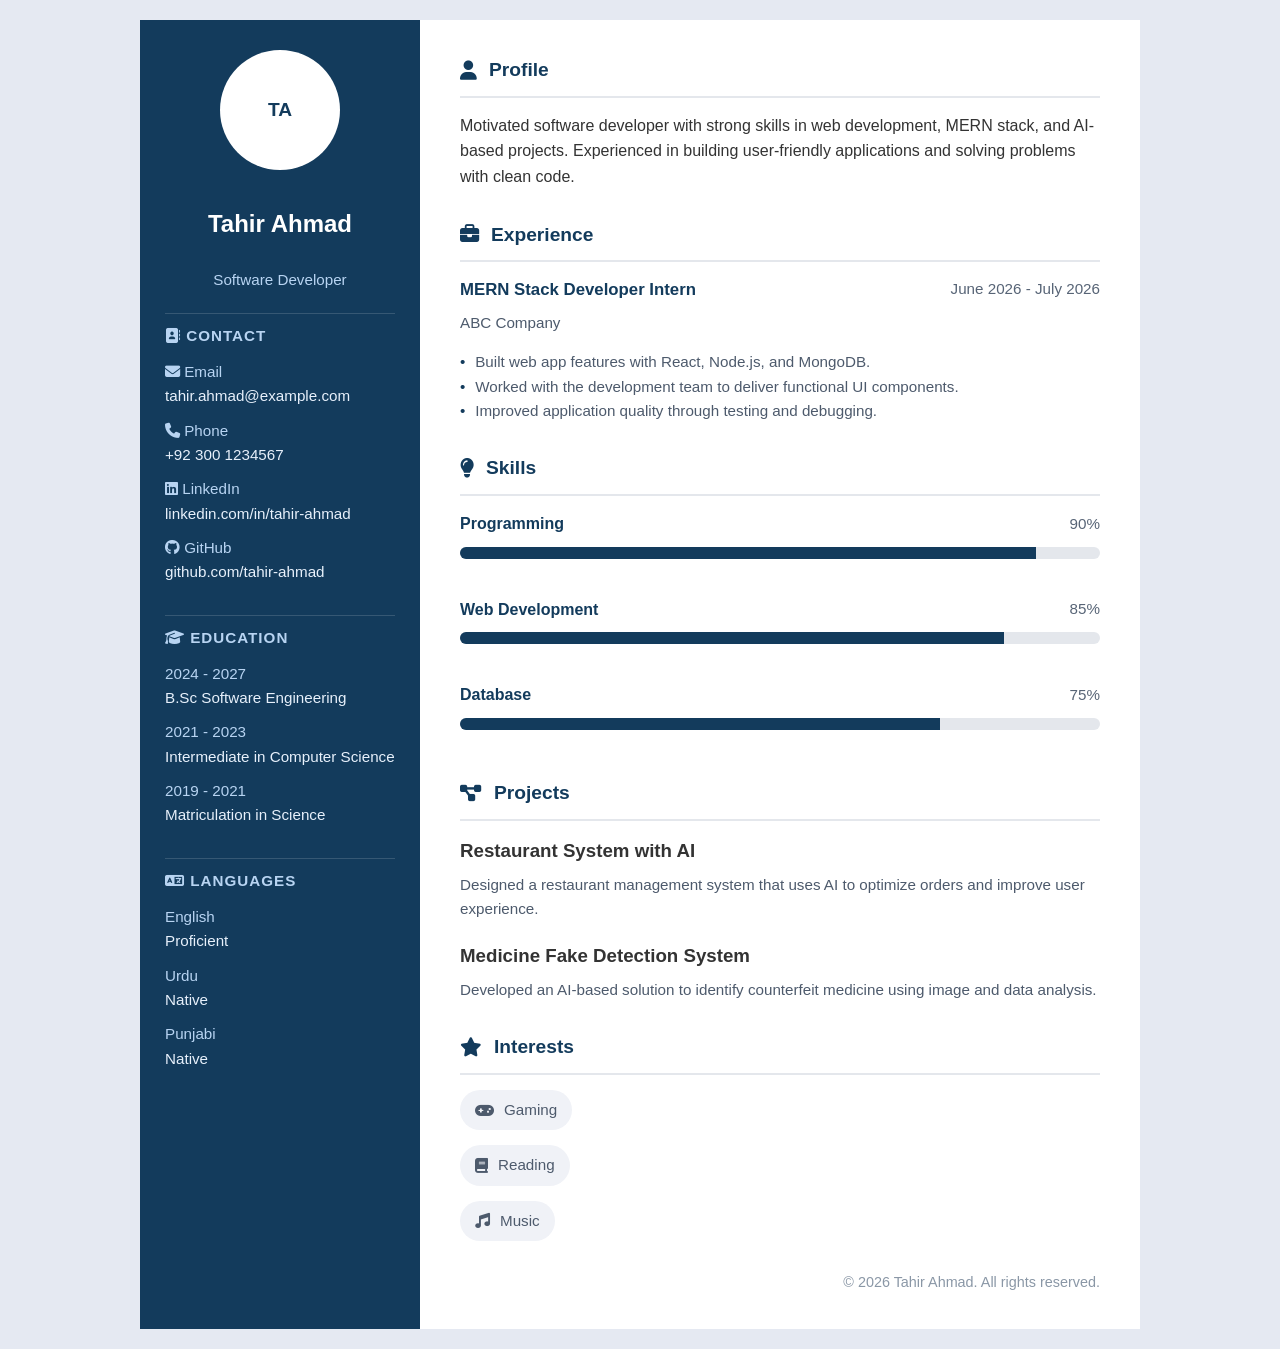
<file: cv/cv.html>
﻿<!DOCTYPE html>
<html lang="en">
<head>
    <meta charset="UTF-8">
    <meta name="viewport" content="width=device-width, initial-scale=1.0">
    <title>Tahir Ahmad - Software Developer CV</title>
    <link rel="stylesheet" href="cv.css">
    <link rel="stylesheet" href="https://cdnjs.cloudflare.com/ajax/libs/font-awesome/6.4.0/css/all.min.css">
</head>
<body>
    <div class="cv-container">
        <aside class="sidebar">
            <div class="profile-photo">TA</div>
            <h1>Tahir Ahmad</h1>
            <p class="title">Software Developer</p>

            <div class="sidebar-section">
                <h2><i class="fas fa-address-book"></i> Contact</h2>
                <ul>
                    <li><span><i class="fas fa-envelope"></i> Email</span>tahir.ahmad@example.com</li>
                    <li><span><i class="fas fa-phone"></i> Phone</span>+92 300 1234567</li>
                    <li><span><i class="fab fa-linkedin"></i> LinkedIn</span>linkedin.com/in/tahir-ahmad</li>
                    <li><span><i class="fab fa-github"></i> GitHub</span>github.com/tahir-ahmad</li>
                </ul>
            </div>

            <div class="sidebar-section">
                <h2><i class="fas fa-graduation-cap"></i> Education</h2>
                <ul>
                    <li><span>2024 - 2027</span>B.Sc Software Engineering</li>
                    <li><span>2021 - 2023</span>Intermediate in Computer Science</li>
                    <li><span>2019 - 2021</span>Matriculation in Science</li>
                </ul>
            </div>

            <div class="sidebar-section">
                <h2><i class="fas fa-language"></i> Languages</h2>
                <ul>
                    <li><span>English</span>Proficient</li>
                    <li><span>Urdu</span>Native</li>
                    <li><span>Punjabi</span>Native</li>
                </ul>
            </div>
        </aside>

        <main class="main">
            <section class="section">
                <div class="section-title"><i class="fas fa-user"></i>Profile</div>
                <div class="section-content">
                    <p>Motivated software developer with strong skills in web development, MERN stack, and AI-based projects. Experienced in building user-friendly applications and solving problems with clean code.</p>
                </div>
            </section>

            <section class="section">
                <div class="section-title"><i class="fas fa-briefcase"></i>Experience</div>
                <div class="section-content">
                    <div class="entry">
                        <div class="entry-header">
                            <h3>MERN Stack Developer Intern</h3>
                            <span class="date">June 2026 - July 2026</span>
                        </div>
                        <p>ABC Company</p>
                        <ul>
                            <li>Built web app features with React, Node.js, and MongoDB.</li>
                            <li>Worked with the development team to deliver functional UI components.</li>
                            <li>Improved application quality through testing and debugging.</li>
                        </ul>
                    </div>
                </div>
            </section>

            <section class="section">
                <div class="section-title"><i class="fas fa-lightbulb"></i>Skills</div>
                <div class="section-content">
                    <div class="skill-item">
                        <div class="skill-header">
                            <h3>Programming</h3>
                            <span>90%</span>
                        </div>
                        <div class="skill-bar"><span style="width: 90%"></span></div>
                    </div>
                    <div class="skill-item">
                        <div class="skill-header">
                            <h3>Web Development</h3>
                            <span>85%</span>
                        </div>
                        <div class="skill-bar"><span style="width: 85%"></span></div>
                    </div>
                    <div class="skill-item">
                        <div class="skill-header">
                            <h3>Database</h3>
                            <span>75%</span>
                        </div>
                        <div class="skill-bar"><span style="width: 75%"></span></div>
                    </div>
                </div>
            </section>

            <section class="section">
                <div class="section-title"><i class="fas fa-project-diagram"></i>Projects</div>
                <div class="section-content">
                    <div class="entry">
                        <h3>Restaurant System with AI</h3>
                        <p>Designed a restaurant management system that uses AI to optimize orders and improve user experience.</p>
                    </div>
                    <div class="entry">
                        <h3>Medicine Fake Detection System</h3>
                        <p>Developed an AI-based solution to identify counterfeit medicine using image and data analysis.</p>
                    </div>
                </div>
            </section>

            <section class="section">
                <div class="section-title"><i class="fas fa-star"></i>Interests</div>
                <div class="section-content interest-list">
                    <div class="interest-item"><i class="fas fa-gamepad"></i>Gaming</div>
                    <div class="interest-item"><i class="fas fa-book"></i>Reading</div>
                    <div class="interest-item"><i class="fas fa-music"></i>Music</div>
                </div>
            </section>

            <footer class="footer">
                © 2026 Tahir Ahmad. All rights reserved.
            </footer>
        </main>
    </div>
</body>
</html>
</file>
<file: cv/cv.css>
﻿* {
    margin: 0;
    padding: 0;
    box-sizing: border-box;
}

body {
    font-family: 'Segoe UI', Tahoma, Geneva, Verdana, sans-serif;
    line-height: 1.6;
    color: #333;
    background: #e5e9f2;
    padding: 20px;
}

.cv-container {
    max-width: 1000px;
    margin: 0 auto;
    background: #fff;
    display: grid;
    grid-template-columns: 280px 1fr;
    min-height: 100vh;
    overflow: hidden;
}

.sidebar {
    background: #133b5c;
    color: #fff;
    padding: 30px 25px;
    display: flex;
    flex-direction: column;
    gap: 20px;
}

.profile-photo {
    width: 120px;
    height: 120px;
    border-radius: 50%;
    background: #fff;
    margin: 0 auto;
    display: flex;
    align-items: center;
    justify-content: center;
    color: #133b5c;
    font-size: 1.2em;
    font-weight: 700;
}

.sidebar h1 {
    font-size: 1.5em;
    text-align: center;
    margin-top: 15px;
}

.sidebar p.title {
    text-align: center;
    color: #b8d4f2;
    font-size: 0.95em;
    margin-top: 5px;
}

.sidebar-section {
    padding-top: 10px;
    border-top: 1px solid rgba(255,255,255,0.15);
}

.sidebar-section h2 {
    font-size: 0.95em;
    letter-spacing: 1px;
    text-transform: uppercase;
    color: #b8d4f2;
    margin-bottom: 12px;
}

.sidebar-section p,
.sidebar-section li {
    font-size: 0.95em;
    color: #e7f0fb;
    line-height: 1.6;
}

.sidebar-section ul {
    list-style: none;
    margin-top: 10px;
}

.sidebar-section li {
    margin-bottom: 10px;
}

.sidebar-section li span {
    display: block;
    color: #b8d4f2;
}

.sidebar-section .subtle {
    color: #a1c7ef;
    font-size: 0.9em;
}

.main {
    padding: 35px 40px;
    display: flex;
    flex-direction: column;
    gap: 30px;
}

.section-title {
    display: flex;
    align-items: center;
    gap: 12px;
    font-size: 1.2em;
    font-weight: 700;
    color: #133b5c;
    margin-bottom: 15px;
    border-bottom: 2px solid #e4e7ec;
    padding-bottom: 10px;
}

.section-title i {
    color: #133b5c;
}

.section-content {
    display: flex;
    flex-direction: column;
    gap: 20px;
}

.entry {
    display: flex;
    flex-direction: column;
    gap: 7px;
}

.entry-header {
    display: flex;
    justify-content: space-between;
    gap: 20px;
    align-items: flex-start;
}

.entry-header h3 {
    font-size: 1.05em;
    color: #133b5c;
}

.entry-header .date {
    color: #576476;
    font-size: 0.95em;
    white-space: nowrap;
}

.entry p,
.entry li {
    color: #4d5a6c;
    font-size: 0.95em;
}

.entry ul {
    list-style: none;
    padding-left: 0;
    margin-top: 8px;
}

.entry li::before {
    content: "•";
    color: #133b5c;
    display: inline-block;
    width: 1em;
}

.skill-item {
    display: flex;
    flex-direction:inherit;
    gap: 10px;
    margin-bottom: 18px;
}

.skill-header {
    display: flex;
    justify-content: space-between;
    align-items: center;
    gap: 10px;
}

.skill-header h3 {
    font-size: 1em;
    margin: 0;
    color: #133b5c;
}

.skill-header span {
    font-size: 0.95em;
    color: #576476;
}

.skill-bar {
    background: #e4e7ec;
    border-radius: 10px;
    overflow: hidden;
    height: 12px;
    margin-top: 0;
}

.skill-bar span {
    display: block;
    height: 100%;
    background: #133b5c;
}

.interest-list {
    display: flex;
    gap: 15px;
    flex-wrap: wrap;
}

.interest-item {
    display: flex;
    align-items: center;
    width: fit-content;
    gap: 10px;
    background: #f0f2f7;
    color: #4d5a6c;
    padding: 8px 15px;
    border-radius: 999px;
    font-size: 0.95em;
}

.footer {
    font-size: 0.9em;
    color: #8a97a6;
    text-align: right;
}

@media (max-width: 950px) {
    .cv-container {
        grid-template-columns: 1fr;
    }

    .sidebar,
    .main {
        padding: 25px;
    }
}

@media (max-width: 620px) {
    .sidebar {
        align-items: center;
        text-align: center;
    }

    .sidebar-section {
        width: 100%;
    }

    .entry-header {
        flex-direction: column;
        align-items: flex-start;
    }

    .interest-list {
        justify-content: center;
    }
}
</file>
